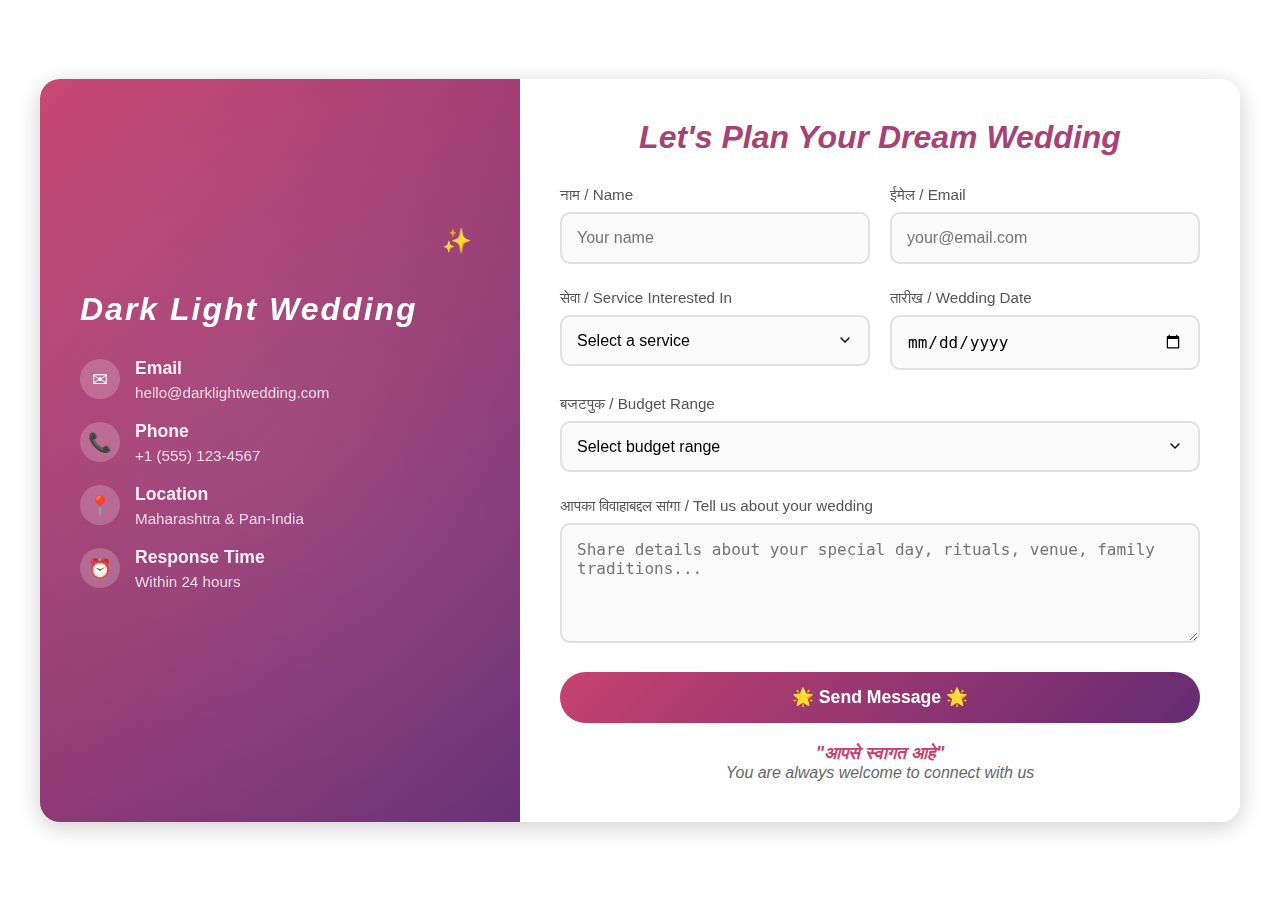
<file: contact.html>
<!DOCTYPE html>
<html lang="en">

<head>
  <meta charset="UTF-8">
  <meta name="viewport" content="width=device-width, initial-scale=1.0">
  <title>Dark Light Wedding - Contact Form</title>
  <style>
    * {
      margin: 0;
      padding: 0;
      box-sizing: border-box;
    }

    .main_form_select {
      font-family: 'Segoe UI', Tahoma, Geneva, Verdana, sans-serif;
      /* background: linear-gradient(135deg, #667eea 0%, #764ba2 100%); */
      min-height: 100vh;
      display: flex;
      align-items: center;
      justify-content: center;
      padding: 20px;
      position: relative;
    }

    /* .main_form_select::before {
      content: '';
      position: absolute;
      top: 0;
      left: 0;
      right: 0;
      bottom: 0;
      background: url('data:image/svg+xml,<svg xmlns="http://www.w3.org/2000/svg" viewBox="0 0 1000 1000"><defs><radialGradient id="a" cx="50%" cy="50%"><stop offset="0%" style="stop-color:rgba(255,255,255,0.1)"/><stop offset="100%" style="stop-color:rgba(255,255,255,0)"/></radialGradient></defs><circle cx="200" cy="200" r="100" fill="url(%23a)"/><circle cx="800" cy="300" r="150" fill="url(%23a)"/><circle cx="400" cy="800" r="120" fill="url(%23a)"/></svg>') no-repeat center center;
      background-size: cover;
      z-index: -1;
    } */

    .container {
      background: rgba(255, 255, 255, 0.95);
      backdrop-filter: blur(10px);
      border-radius: 20px;
      box-shadow: 0 5px 25px rgba(0, 0, 0, 0.2);
      overflow: hidden;
      max-width: 1200px;
      width: 100%;
      display: grid;
      grid-template-columns: 1fr 1.5fr;
      min-height: 600px;
    }

    .info-section {
      background: linear-gradient(135deg, #C6426E, #642B73);
      color: white;
      padding: 40px;
      display: flex;
      flex-direction: column;
      justify-content: center;
      position: relative;
      overflow: hidden;
    }

    .info-section::before {
      content: '';
      position: absolute;
      top: -50%;
      left: -50%;
      width: 200%;
      height: 200%;
      background: radial-gradient(circle, rgba(255, 255, 255, 0.1) 0%, transparent 70%);
      animation: float 6s ease-in-out infinite;
    }

    /* @keyframes float {

      0%,
      100% {
        transform: translateY(0px) rotate(0deg);
      }

      50% {
        transform: translateY(-20px) rotate(180deg);
      }
    } */

    .info-section h1 {
      margin-bottom: 30px;
      font-weight: 700;
      letter-spacing: 2px;
      position: relative;
      z-index: 1;
      font-style: italic;
    }

    .info-item {
      display: flex;
      align-items: center;
      margin-bottom: 20px;
      position: relative;
      z-index: 1;
    }

    .info-item::before {
      content: '';
      width: 40px;
      height: 40px;
      background: rgba(255, 255, 255, 0.2);
      border-radius: 50%;
      margin-right: 15px;
      display: flex;
      align-items: center;
      justify-content: center;
      font-size: 1.2rem;
    }

    .info-item.email::before {
      content: '✉';
    }

    .info-item.phone::before {
      content: '📞';
    }

    .info-item.location::before {
      content: '📍';
    }

    .info-item.time::before {
      content: '⏰';
    }

    .info-item div {
      flex: 1;
    }

    .info-item h3 {
      font-size: 1.1rem;
      margin-bottom: 5px;
      opacity: 0.9;
    }

    .info-item p {
      font-size: 0.95rem;
      opacity: 0.8;
    }

    .form-section {
      padding: 40px;
      background: white;
    }

    .form-section h2 {
      color: #a64376;
      font-size: 2rem;
      margin-bottom: 30px;
      text-align: center;
      font-weight: 700;
      font-style: italic;
    }

    .form-group {
      margin-bottom: 25px;
    }

    .form-group label {
      display: block;
      margin-bottom: 8px;
      color: #555;
      font-weight: 500;
      font-size: 0.95rem;
    }

    .form-group input,
    .form-group select,
    .form-group textarea {
      width: 100%;
      padding: 15px;
      border: 2px solid #e0e0e0;
      border-radius: 10px;
      font-size: 1rem;
      transition: all 0.3s ease;
      background: #fafafa;
    }

    .form-group input:focus,
    .form-group select:focus,
    .form-group textarea:focus {
      outline: none;
      border-color: #C6426E;
      background: white;
      box-shadow: 0 0 0 3px rgba(198, 66, 110, 0.1);
      transform: translateY(-2px);
    }

    .form-group textarea {
      resize: vertical;
      min-height: 120px;
    }

    .form-row {
      display: grid;
      grid-template-columns: 1fr 1fr;
      gap: 20px;
    }

    .submit-btn {
      background: linear-gradient(135deg, #C6426E, #642B73);
      color: white;
      padding: 15px 40px;
      border: none;
      border-radius: 50px;
      font-size: 1.1rem;
      font-weight: 600;
      cursor: pointer;
      transition: all 0.3s ease;
      width: 100%;
      position: relative;
      overflow: hidden;
    }

    .submit-btn::before {
      content: '';
      position: absolute;
      top: 0;
      left: -100%;
      width: 100%;
      height: 100%;
      background: linear-gradient(90deg, transparent, rgba(255, 255, 255, 0.3), transparent);
      transition: left 0.5s ease;
    }

    .submit-btn:hover::before {
      left: 100%;
    }

    .submit-btn:hover {
      transform: translateY(-2px);
      box-shadow: 0 10px 25px rgba(198, 66, 110, 0.3);
    }

    .submit-btn:active {
      transform: translateY(0);
    }

    .welcome-message {
      text-align: center;
      margin-top: 20px;
      color: #666;
      font-style: italic;
    }

    .welcome-message .hindi {
      color: #C6426E;
      font-weight: 600;
      font-size: 1.1rem;
    }

    @media (max-width: 768px) {
      .container {
        grid-template-columns: 1fr;
        max-width: 500px;
      }

      .info-section {
        padding: 30px;
        text-align: center;
      }

      .info-section h1 {
        font-size: 2rem;
      }

      .form-section {
        padding: 30px;
      }

      .form-row {
        grid-template-columns: 1fr;
      }
    }

    /* Custom select styling */
    .form-group select {
      appearance: none;
      background-image: url('data:image/svg+xml,<svg xmlns="http://www.w3.org/2000/svg" viewBox="0 0 24 24" fill="none" stroke="currentColor" stroke-width="2" stroke-linecap="round" stroke-linejoin="round"><polyline points="6,9 12,15 18,9"></polyline></svg>');
      background-repeat: no-repeat;
      background-position: right 15px center;
      background-size: 16px;
      padding-right: 45px;
    }

    /* Input animations */
    .form-group {
      position: relative;
    }

    .form-group input:focus+.floating-label,
    .form-group textarea:focus+.floating-label,
    .form-group select:focus+.floating-label {
      transform: translateY(-25px) scale(0.8);
      color: #C6426E;
    }

    /* Sparkle animation */
    @keyframes sparkle {

      0%,
      100% {
        opacity: 0;
        transform: scale(0);
      }

      50% {
        opacity: 1;
        transform: scale(1);
      }
    }

    .info-section::after {
      content: '✨';
      position: absolute;
      top: 20%;
      right: 10%;
      font-size: 1.5rem;
      animation: sparkle 3s ease-in-out infinite;
    }

    
  </style>
</head>

<body>
  <!-- <div class="section__header">
    <h2>🙏 संपर्क</h2>
    <h3>Let's <span style="color: #b45309">Connect</span></h3>
    <p>
      Ready to preserve your sacred Maharashtrian wedding traditions? We'd love to hear about your special day.
    </p>
    <p><em>"शुभ विवाह"</em> - <i>Auspicious Wedding Blessings</i></p>
  </div> -->
  <div class="main_form_select">


    <div class="container">
      <div class="info-section">
        <h1>Dark Light Wedding</h1>

        <div class="info-item email">
          <div>
            <h3>Email</h3>
            <p>hello@darklightwedding.com</p>
          </div>
        </div>

        <div class="info-item phone">
          <div>
            <h3>Phone</h3>
            <p>+1 (555) 123-4567</p>
          </div>
        </div>

        <div class="info-item location">
          <div>
            <h3>Location</h3>
            <p>Maharashtra & Pan-India</p>
          </div>
        </div>

        <div class="info-item time">
          <div>
            <h3>Response Time</h3>
            <p>Within 24 hours</p>
          </div>
        </div>
      </div>

      <div class="form-section">
        <h2>Let's Plan Your Dream Wedding</h2>

        <form id="weddingForm">
          <div class="form-row">
            <div class="form-group">
              <label for="name">नाम / Name</label>
              <input type="text" id="name" name="name" placeholder="Your name" required>
            </div>

            <div class="form-group">
              <label for="email">ईमेल / Email</label>
              <input type="email" id="email" name="email" placeholder="your@email.com" required>
            </div>
          </div>

          <div class="form-row">
            <div class="form-group">
              <label for="service">सेवा / Service Interested In</label>
              <select id="service" name="service" required>
                <option value="">Select a service</option>
                <option value="photography">Wedding Photography</option>
                <option value="videography">Wedding Videography</option>
                <option value="both">Photography & Videography</option>
                <option value="pre-wedding">Pre-Wedding Shoot</option>
                <option value="engagement">Engagement Photography</option>
                <option value="reception">Reception Coverage</option>
              </select>
            </div>

            <div class="form-group">
              <label for="date">तारीख / Wedding Date</label>
              <input type="date" id="date" name="date" required>
            </div>
          </div>

          <div class="form-group">
            <label for="budget">बजटपुक / Budget Range</label>
            <select id="budget" name="budget" required>
              <option value="">Select budget range</option>
              <option value="under-50k">Under ₹50,000</option>
              <option value="50k-100k">₹50,000 - ₹1,00,000</option>
              <option value="100k-200k">₹1,00,000 - ₹2,00,000</option>
              <option value="200k-500k">₹2,00,000 - ₹5,00,000</option>
              <option value="above-500k">Above ₹5,00,000</option>
            </select>
          </div>

          <div class="form-group">
            <label for="details">आपका विवाहाबद्दल सांगा / Tell us about your wedding</label>
            <textarea id="details" name="details"
              placeholder="Share details about your special day, rituals, venue, family traditions..."
              required></textarea>
          </div>

          <button type="submit" class="submit-btn">
            🌟 Send Message 🌟
          </button>
        </form>

        <div class="welcome-message">
          <span class="hindi">"आपसे स्वागत आहे"</span><br>
          You are always welcome to connect with us
        </div>
      </div>
    </div>

    <script>
      // Form submission handler
      document.getElementById('weddingForm').addEventListener('submit', function (e) {
        e.preventDefault();

        // Get form data
        const formData = new FormData(this);
        const data = Object.fromEntries(formData);

        // Simple validation
        if (!data.name || !data.email || !data.service || !data.date || !data.budget || !data.details) {
          alert('Please fill in all required fields.');
          return;
        }

        // Simulate form submission
        const submitBtn = document.querySelector('.submit-btn');
        const originalText = submitBtn.innerHTML;

        submitBtn.innerHTML = '✨ Sending Message... ✨';
        submitBtn.style.background = 'linear-gradient(135deg, #4CAF50, #45a049)';
        submitBtn.disabled = true;

        setTimeout(() => {
          submitBtn.innerHTML = '✅ Message Sent Successfully! ✅';
          setTimeout(() => {
            submitBtn.innerHTML = originalText;
            submitBtn.style.background = 'linear-gradient(135deg, #C6426E, #642B73)';
            submitBtn.disabled = false;
            this.reset();
          }, 2000);
        }, 1500);
      });

      // Add floating animation to form inputs
      document.querySelectorAll('input, textarea, select').forEach(input => {
        input.addEventListener('focus', function () {
          this.style.transform = 'translateY(-2px)';
        });

        input.addEventListener('blur', function () {
          this.style.transform = 'translateY(0)';
        });
      });
    </script>
  </div>
</body>

</html>
</file>
